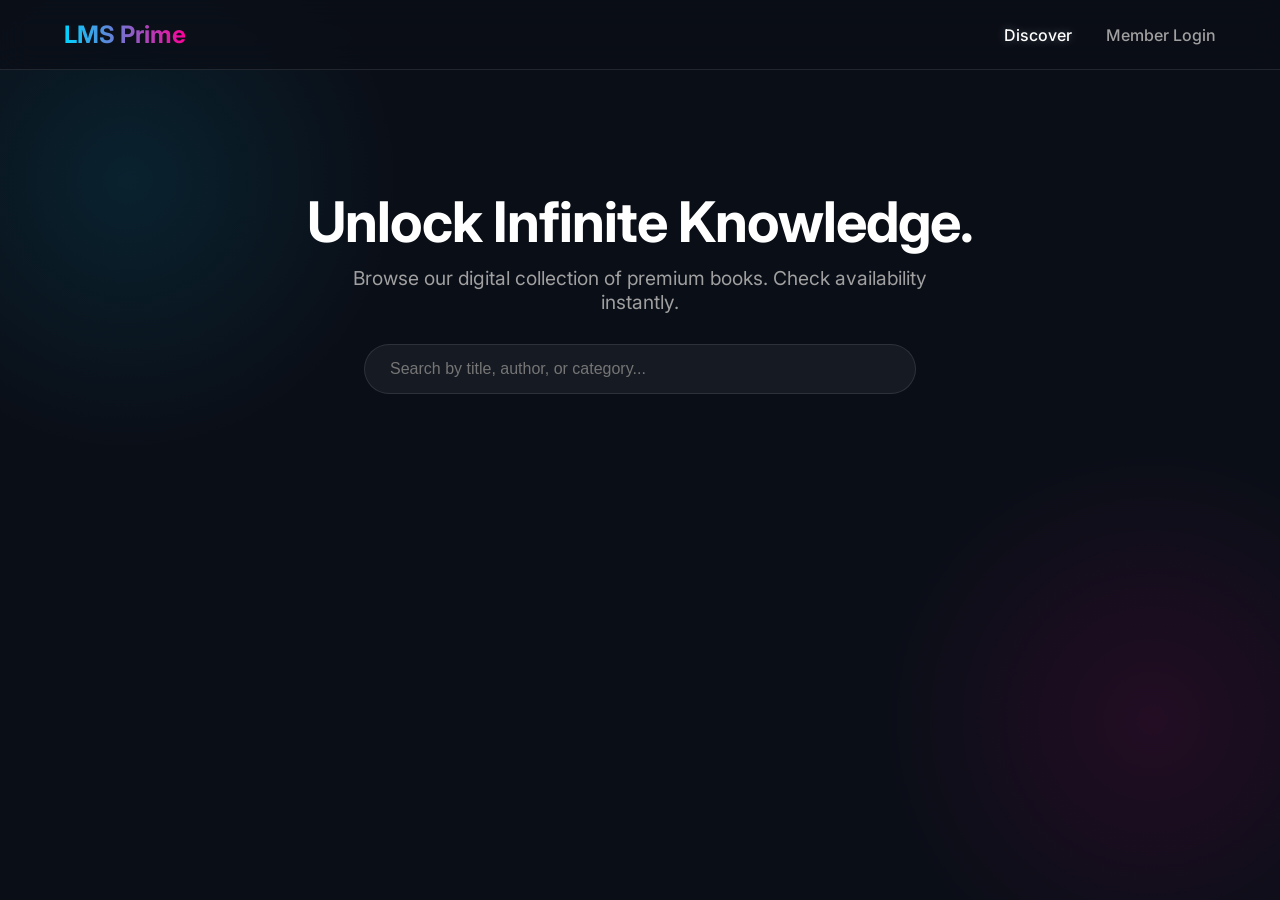
<file: src/main/resources/static/index.html>
<!DOCTYPE html>
<html lang="en">
<head>
    <meta charset="UTF-8">
    <meta name="viewport" content="width=device-width, initial-scale=1.0">
    <title>LMS | Future Library</title>
    <link rel="stylesheet" href="style.css">
</head>
<body>

<nav>
    <div class="logo">LMS Prime</div>
    <div>
        <a href="index.html" class="active">Discover</a>
        <a href="login.html">Member Login</a>
    </div>
</nav>

<div class="hero">
    <h1>Unlock Infinite Knowledge.</h1>
    <p>Browse our digital collection of premium books. Check availability instantly.</p>

    <input type="text" id="searchInput" class="search-box" placeholder="Search by title, author, or category..." onkeyup="filterBooks()">
</div>

<div class="book-grid" id="bookList">
</div>

<script>
    const API = "http://localhost:8080/api/books";
    let allBooks = [];

    async function loadBooks() {
        const res = await fetch(API);
        allBooks = await res.json();

        // Console la data varudha nu check panna:
        console.log("Books Data:", allBooks);

        displayBooks(allBooks);
    }

    function displayBooks(books) {
        const container = document.getElementById("bookList");

        if (books.length === 0) {
            container.innerHTML = "<p style='color:white; text-align:center;'>No books found.</p>";
            return;
        }

        container.innerHTML = books.map(book => `
            <div class="book-card">
                <div style="display:flex; justify-content:space-between; align-items:start;">
                    <h3 style="margin:0;">${book.title}</h3>

                    <span style="background:#ffd700; color:black; padding:4px 10px; border-radius:15px; font-weight:bold; font-size:0.9rem; box-shadow: 0 0 10px rgba(255, 215, 0, 0.5);">
                        ₹${book.price ? book.price : '0'}
                    </span>
                    </div>

                <p style="color:#00d4ff; font-weight:600; margin-top:5px;">${book.author}</p>
                <p style="color:#aaa; font-size:0.9rem;">${book.category}</p>

                <span class="status-badge ${book.status === 'AVAILABLE' ? 'available' : 'issued'}">
                    ${book.status}
                </span>

                <button class="${book.status === 'AVAILABLE' ? '' : 'disabled'}" onclick="borrowAlert()">
                    ${book.status === 'AVAILABLE' ? 'Borrow Now' : 'Currently Unavailable'}
                </button>
            </div>
        `).join("");
    }

    function filterBooks() {
        const query = document.getElementById('searchInput').value.toLowerCase();
        const filtered = allBooks.filter(b =>
            b.title.toLowerCase().includes(query) ||
            b.author.toLowerCase().includes(query) ||
            b.category.toLowerCase().includes(query)
        );
        displayBooks(filtered);
    }

    function borrowAlert() {
        alert("🔒 Exclusive Feature: Please Login to borrow books.");
        window.location.href = "login.html";
    }

    loadBooks();
</script>

</body>
</html>
</file>
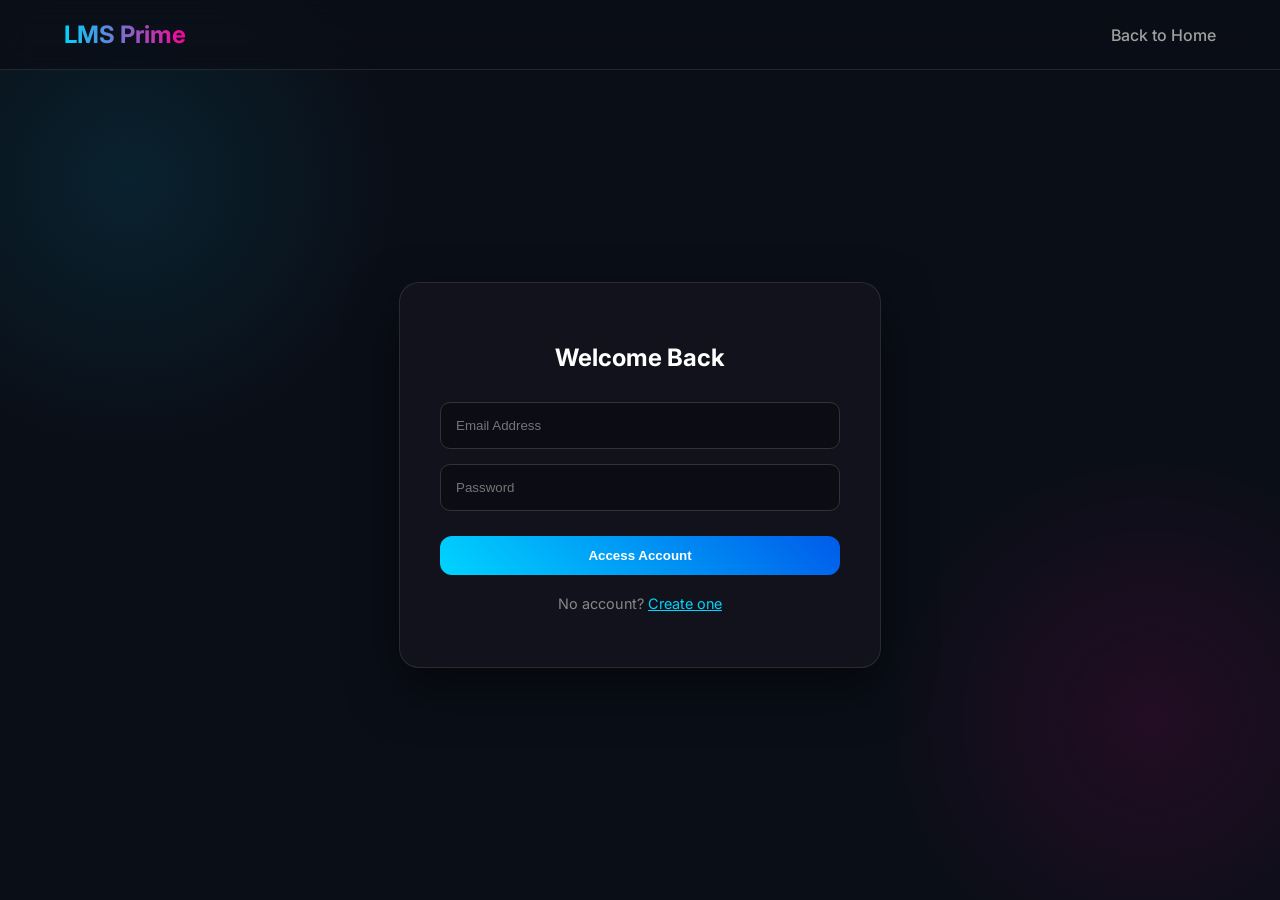
<file: src/main/resources/static/admin.html>
<!DOCTYPE html>
<html lang="en">
<head>
  <meta charset="UTF-8">
  <meta name="viewport" content="width=device-width, initial-scale=1.0">
  <title>Admin Command Center | LMS Prime</title>
  <link rel="stylesheet" href="style.css">
  <style>
    /* Admin Specific Styles */
    .dashboard-grid {
        display: grid;
        grid-template-columns: 1fr 2fr;
        gap: 30px;
        padding: 40px 5%;
        align-items: start;
    }

    .admin-card {
        background: rgba(20, 20, 30, 0.6);
        backdrop-filter: blur(20px);
        border: 1px solid rgba(255,255,255,0.1);
        border-radius: 20px;
        padding: 30px;
    }

    h2 { border-bottom: 1px solid rgba(255,255,255,0.1); padding-bottom: 15px; margin-top: 0; }

    /* Table Styling */
    table {
        width: 100%;
        border-collapse: collapse;
        margin-top: 20px;
        color: #ddd;
    }

    th, td {
        padding: 15px;
        text-align: left;
        border-bottom: 1px solid rgba(255,255,255,0.05);
    }

    th { color: var(--accent); font-weight: 600; text-transform: uppercase; font-size: 0.85rem; }
    tr:hover { background: rgba(255,255,255,0.02); }

    /* Form Inputs */
    input.admin-input {
        width: 100%;
        background: rgba(0,0,0,0.3);
        border: 1px solid #444;
        padding: 12px;
        border-radius: 8px;
        color: white;
        margin-bottom: 15px;
        box-sizing: border-box;
    }

    input.admin-input:focus { border-color: var(--accent); outline: none; }

    /* Action Buttons */
    .btn-action { width: auto; padding: 8px 15px; font-size: 0.85rem; margin: 0; }
    .btn-issue { background: linear-gradient(45deg, #00d4ff, #005bea); }
    .btn-return { background: linear-gradient(45deg, #ff9900, #ff4b5c); }
    .btn-logout { background: #ff4b5c; width: auto; padding: 8px 20px; float: right; font-size: 0.9rem; }
  </style>
</head>
<body>

<nav>
  <div class="logo">LMS <span style="color:var(--accent)">ADMIN</span></div>
  <button onclick="logout()" class="btn-logout">Logout</button>
</nav>

<div class="dashboard-grid">

  <div class="admin-card">
    <h2>📚 Manage Books</h2>
    <input type="text" id="title" class="admin-input" placeholder="Book Title">
    <input type="text" id="author" class="admin-input" placeholder="Author Name">
    <input type="text" id="cat" class="admin-input" placeholder="Category (e.g. Sci-Fi)">
    <input type="number" id="price" class="admin-input" placeholder="Price (₹)">

    <button onclick="addBook()">Add to Library</button>

    <h2 style="margin-top: 40px;">⚡ Quick Actions</h2>
    <div style="background:rgba(255,255,255,0.05); padding:15px; border-radius:10px; margin-bottom:15px;">
      <h4 style="margin:0 0 10px; color:var(--accent);">Issue Book</h4>
      <input type="number" id="issueBookId" class="admin-input" placeholder="Book ID">
      <input type="number" id="issueUserId" class="admin-input" placeholder="User ID">
      <button onclick="issueBook()" class="btn-issue">Issue Now</button>
    </div>

    <div style="background:rgba(255,255,255,0.05); padding:15px; border-radius:10px;">
      <h4 style="margin:0 0 10px; color:#ff9900;">Return Book</h4>
      <input type="number" id="returnTransId" class="admin-input" placeholder="Transaction ID">
      <button onclick="returnBook()" class="btn-return">Process Return</button>
    </div>
  </div>

  <div class="admin-card">
    <h2>📊 Live Transaction History</h2>
    <div style="overflow-x:auto;">
      <table>
        <thead>
        <tr>
          <th>Trans ID</th>
          <th>Book Title</th>
          <th>User</th>
          <th>Issue Date</th>
          <th>Return Date</th>
          <th>Status</th>
        </tr>
        </thead>
        <tbody id="transList">
        </tbody>
      </table>
    </div>
  </div>
</div>

<script>
  const API = "http://localhost:8080/api";

  // Security Check
  const user = JSON.parse(localStorage.getItem("user"));
  if(!user || user.role !== "ADMIN") {
      window.location.href = "login.html";
  }

  function logout() { localStorage.clear(); window.location.href="login.html"; }

  // 1. Load Transactions
  async function loadData() {
      const res = await fetch(API + "/transactions");
      const data = await res.json();

      const list = document.getElementById("transList");
      list.innerHTML = data.map(t => {
          const isReturned = t.returnDate !== null;
          const statusColor = isReturned ? "#00ff88" : "#ff4b5c";
          const statusText = isReturned ? `Returned (Fine: ₹${t.fine})` : "Pending";

          return `
          <tr>
              <td style="color:#888">#${t.id}</td>
              <td style="font-weight:600; color:white;">${t.book.title}</td>
              <td>${t.user.name}</td>
              <td>${t.issueDate}</td>
              <td>${t.returnDate || '-'}</td>
              <td style="color:${statusColor}">${statusText}</td>
          </tr>`;
      }).join("");
  }

  // 2. Add Book (Updated with Price)
  async function addBook() {
      const title = document.getElementById("title").value;
      const author = document.getElementById("author").value;
      const cat = document.getElementById("cat").value;
      const price = document.getElementById("price").value; // Get Price

      if(!title || !author || !price) return alert("Please fill all details");

      await fetch(API + "/books", {
          method:"POST", headers:{"Content-Type":"application/json"},
          // Send Price to Backend
          body:JSON.stringify({title, author, category:cat, price: price})
      });
      alert("✅ Book Added with Price!");

      // Clear all inputs
      document.getElementById("title").value = "";
      document.getElementById("author").value = "";
      document.getElementById("cat").value = "";
      document.getElementById("price").value = "";
  }

  // 3. Issue Book
  async function issueBook() {
      const bid = document.getElementById("issueBookId").value;
      const uid = document.getElementById("issueUserId").value;
      const res = await fetch(`${API}/issue?bookId=${bid}&userId=${uid}`, {method:"POST"});
      const txt = await res.text();
      alert(txt.includes("Success") ? "✅ " + txt : "❌ " + txt);
      loadData();
  }

  // 4. Return Book
  async function returnBook() {
      const tid = document.getElementById("returnTransId").value;
      const res = await fetch(`${API}/return?transId=${tid}`, {method:"POST"});
      const txt = await res.text();
      alert("✅ " + txt);
      loadData();
  }

  loadData();
</script>
</body>
</html>
</file>
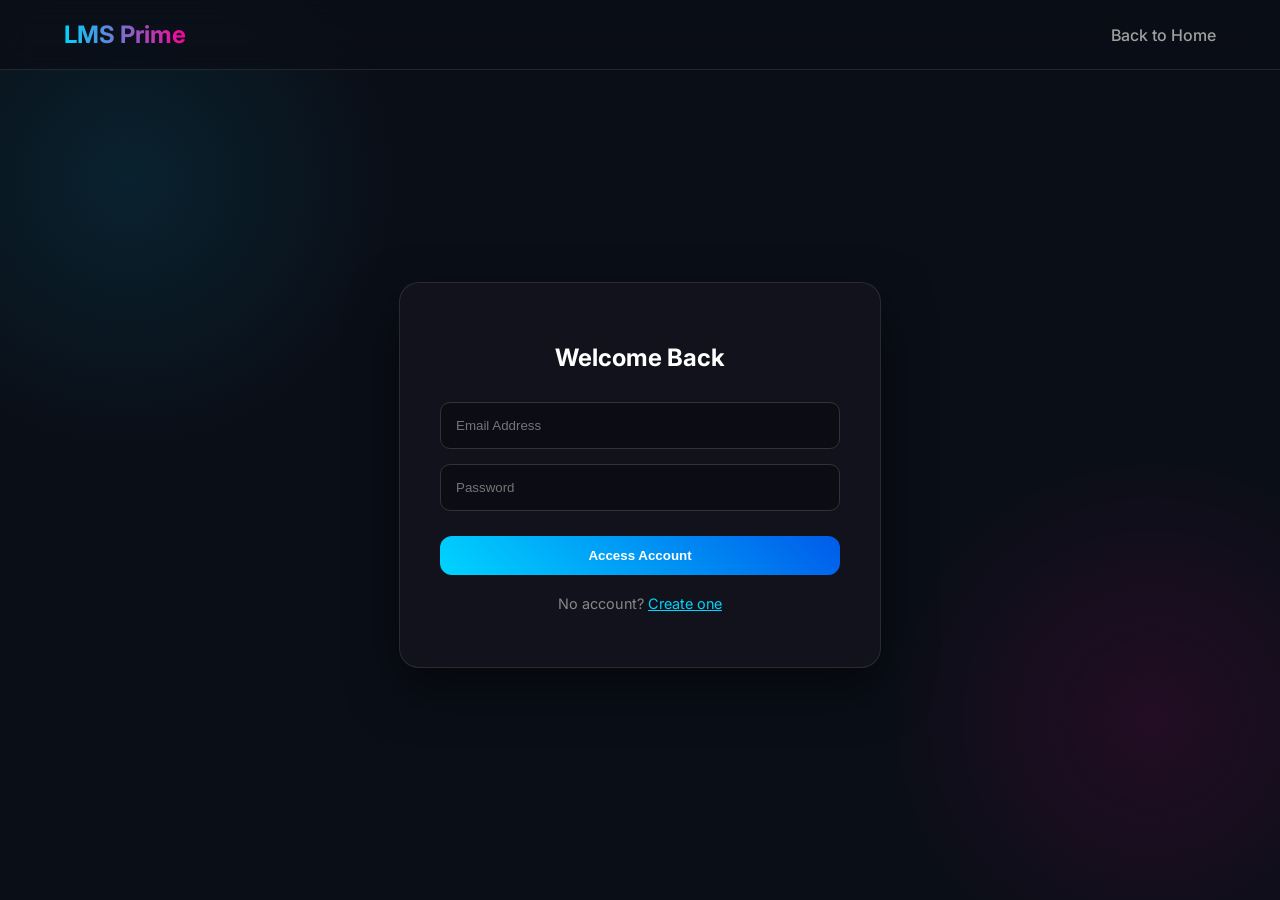
<file: src/main/resources/static/login.html>
<!DOCTYPE html>
<html lang="en">
<head>
    <meta charset="UTF-8">
    <title>Login | LMS Prime</title>
    <link rel="stylesheet" href="style.css">
    <style>
        body {
            display: flex;
            flex-direction: column;
            align-items: center;
            justify-content: center;
        }
    </style>
</head>
<body>

<nav style="width: 100%; position: absolute; top: 0; box-sizing: border-box;">
    <div class="logo">LMS Prime</div>
    <a href="index.html">Back to Home</a>
</nav>

<div class="login-container">
    <h2 style="margin-bottom: 30px;">Welcome Back</h2>

    <input type="email" id="email" class="login-input" placeholder="Email Address">
    <input type="password" id="pass" class="login-input" placeholder="Password">

    <button onclick="login()" style="margin-top: 10px;">Access Account</button>

    <p style="margin-top: 20px; font-size: 0.9rem; color: #888;">
        No account? <a href="#" onclick="toggleReg()" style="color:var(--accent);">Create one</a>
    </p>

    <div id="reg-form" style="display:none; margin-top:20px; border-top:1px solid #333; padding-top:20px;">
        <input type="text" id="r-name" class="login-input" placeholder="Full Name">
        <input type="email" id="r-email" class="login-input" placeholder="Email">
        <input type="password" id="r-pass" class="login-input" placeholder="Password">
        <button onclick="register()" style="background: var(--text-muted);">Register Now</button>
    </div>
</div>

<script>
    const API = "http://localhost:8080/api";

    function toggleReg() {
        const form = document.getElementById('reg-form');
        form.style.display = form.style.display === 'block' ? 'none' : 'block';
    }

    async function login() {
        const email = document.getElementById("email").value;
        const pass = document.getElementById("pass").value;
        try {
            const res = await fetch(API + "/login", {
                method: "POST", headers: {"Content-Type":"application/json"},
                body: JSON.stringify({email, password: pass})
            });
            const user = await res.json();
            if(user) {
                localStorage.setItem("user", JSON.stringify(user));
                window.location.href = user.role === "ADMIN" ? "admin.html" : "user.html";
            } else alert("❌ Access Denied");
        } catch(e) { console.log(e); }
    }

    async function register() {
        const name = document.getElementById("r-name").value;
        const email = document.getElementById("r-email").value;
        const pass = document.getElementById("r-pass").value;
        await fetch(API + "/register", {
            method: "POST", headers: {"Content-Type":"application/json"},
            body: JSON.stringify({name, email, password: pass})
        });
        alert("✅ Account Created!");
        location.reload();
    }
</script>
</body>
</html>
</file>
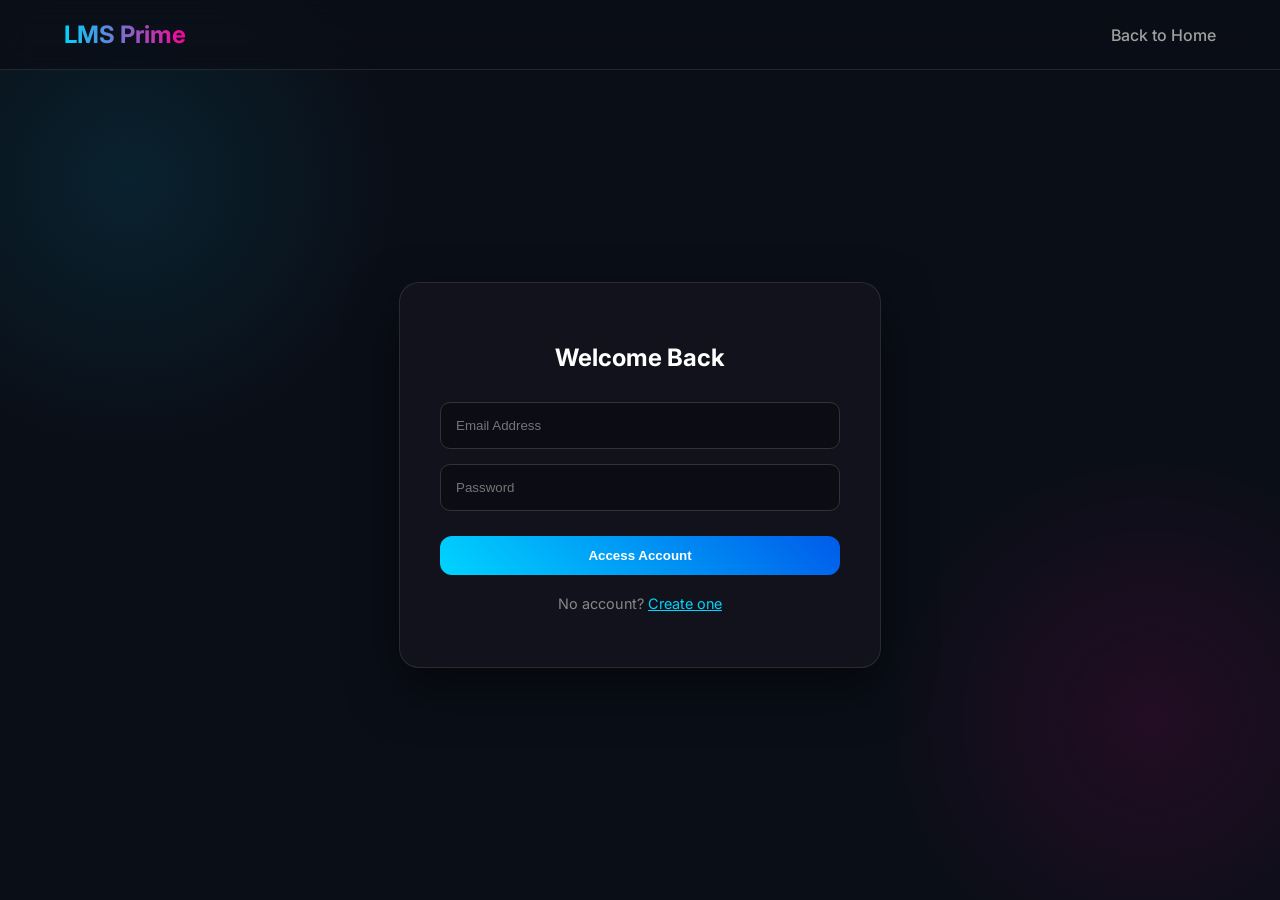
<file: src/main/resources/static/user.html>
<!DOCTYPE html>
<html>
<head><link rel="stylesheet" href="style.css"></head>
<body>
<div class="container">
    <h2>My Library <span id="uname"></span> <button onclick="logout()" style="float:right; background:red;">Logout</button></h2>

    <h3>Available Books</h3>
    <table>
        <thead><tr><th>ID</th><th>Title</th><th>Author</th><th>Status</th></tr></thead>
        <tbody id="bookList"></tbody>
    </table>

    <h3>My Borrow History</h3>
    <table>
        <thead><tr><th>Book</th><th>Issue Date</th><th>Return Date</th><th>Fine</th></tr></thead>
        <tbody id="myList"></tbody>
    </table>
</div>

<script>
    const API = "http://localhost:8080/api";
    const user = JSON.parse(localStorage.getItem("user"));
    if(!user) window.location.href="login.html";
    document.getElementById("uname").innerText = "(" + user.name + ")";

    function logout() { localStorage.clear(); window.location.href="login.html"; }

    async function loadData() {
        // Books
        const bRes = await fetch(API + "/books");
        const books = await bRes.json();
        document.getElementById("bookList").innerHTML = books.map(b =>
            `<tr><td>${b.id}</td><td>${b.title}</td><td>${b.author}</td><td>${b.status}</td></tr>`
        ).join("");

        // History
        const hRes = await fetch(API + "/history/" + user.id);
        const history = await hRes.json();
        document.getElementById("myList").innerHTML = history.map(h =>
            `<tr><td>${h.book.title}</td><td>${h.issueDate}</td><td>${h.returnDate || 'Pending'}</td><td>${h.fine}</td></tr>`
        ).join("");
    }
    loadData();
</script>
</body>
</html>
</file>
<file: src/main/resources/static/style.css>
@import url('https://fonts.googleapis.com/css2?family=Inter:wght@300;400;600;700&display=swap');

:root {
    --bg-color: #0a0e17; /* Deep Black/Blue */
    --card-bg: rgba(255, 255, 255, 0.05); /* Glass Effect */
    --text-main: #ffffff;
    --text-muted: #a0a0a0;
    --accent: #00d4ff; /* Neon Cyan */
    --accent-hover: #0099cc;
    --danger: #ff4b5c;
}

body {
    font-family: 'Inter', sans-serif;
    background-color: var(--bg-color);
    background-image: radial-gradient(circle at 10% 20%, rgba(0, 212, 255, 0.1) 0%, transparent 20%),
                      radial-gradient(circle at 90% 80%, rgba(255, 0, 150, 0.1) 0%, transparent 20%);
    color: var(--text-main);
    margin: 0;
    padding: 0;
    min-height: 100vh;
}

/* --- Navbar --- */
nav {
    display: flex;
    justify-content: space-between;
    align-items: center;
    padding: 20px 5%;
    background: rgba(10, 14, 23, 0.8);
    backdrop-filter: blur(15px);
    position: sticky;
    top: 0;
    z-index: 1000;
    border-bottom: 1px solid rgba(255,255,255,0.1);
}

.logo {
    font-size: 1.5rem;
    font-weight: 700;
    background: linear-gradient(to right, #00d4ff, #ff0099);
    -webkit-background-clip: text;
    -webkit-text-fill-color: transparent;
}

nav a {
    color: var(--text-muted);
    text-decoration: none;
    margin-left: 30px;
    transition: 0.3s;
    font-weight: 500;
}

nav a:hover, nav a.active {
    color: var(--text-main);
    text-shadow: 0 0 10px rgba(255,255,255,0.3);
}

/* --- Hero Section --- */
.hero {
    text-align: center;
    padding: 80px 20px;
}

.hero h1 {
    font-size: 3.5rem;
    margin-bottom: 10px;
    letter-spacing: -1px;
}

.hero p {
    color: var(--text-muted);
    font-size: 1.2rem;
    max-width: 600px;
    margin: 0 auto 30px;
}

/* --- Search Bar --- */
.search-box {
    background: var(--card-bg);
    border: 1px solid rgba(255,255,255,0.1);
    padding: 15px 25px;
    border-radius: 50px;
    width: 100%;
    max-width: 500px;
    color: white;
    font-size: 1rem;
    outline: none;
    transition: 0.3s;
    margin-bottom: 50px;
}

.search-box:focus {
    border-color: var(--accent);
    box-shadow: 0 0 15px rgba(0, 212, 255, 0.3);
}

/* --- Book Grid --- */
.book-grid {
    display: grid;
    grid-template-columns: repeat(auto-fit, minmax(280px, 1fr));
    gap: 30px;
    padding: 0 5% 50px;
}

.book-card {
    background: var(--card-bg);
    border: 1px solid rgba(255,255,255,0.1);
    padding: 25px;
    border-radius: 20px;
    transition: 0.4s cubic-bezier(0.175, 0.885, 0.32, 1.275);
    position: relative;
    overflow: hidden;
}

.book-card:hover {
    transform: translateY(-10px);
    background: rgba(255, 255, 255, 0.1);
    box-shadow: 0 10px 30px rgba(0,0,0,0.5);
    border-color: var(--accent);
}

.book-card h3 { margin-top: 0; font-size: 1.4rem; }
.book-card p { color: var(--text-muted); font-size: 0.9rem; margin: 5px 0; }

.status-badge {
    display: inline-block;
    padding: 5px 12px;
    border-radius: 20px;
    font-size: 0.8rem;
    font-weight: 600;
    margin-top: 10px;
}
.available { background: rgba(0, 255, 136, 0.2); color: #00ff88; }
.issued { background: rgba(255, 75, 92, 0.2); color: #ff4b5c; }

button {
    width: 100%;
    padding: 12px;
    margin-top: 20px;
    border: none;
    border-radius: 12px;
    background: linear-gradient(45deg, var(--accent), #005bea);
    color: white;
    font-weight: 600;
    cursor: pointer;
    transition: 0.3s;
}

button:hover {
    opacity: 0.9;
    box-shadow: 0 0 20px rgba(0, 212, 255, 0.4);
}

button.disabled {
    background: #333;
    color: #666;
    cursor: not-allowed;
    box-shadow: none;
}

/* --- Login Container --- */
.login-container {
    width: 100%;
    max-width: 400px;
    background: rgba(20, 20, 30, 0.8);
    padding: 40px;
    border-radius: 20px;
    border: 1px solid rgba(255,255,255,0.1);
    backdrop-filter: blur(20px);
    box-shadow: 0 20px 50px rgba(0,0,0,0.5);
    text-align: center;
    margin-top: 50px;
}

input.login-input {
    width: 100%;
    background: rgba(0,0,0,0.3);
    border: 1px solid #333;
    padding: 15px;
    border-radius: 10px;
    color: white;
    margin-bottom: 15px;
    box-sizing: border-box;
}

input.login-input:focus {
    border-color: var(--accent);
    outline: none;
}
</file>
